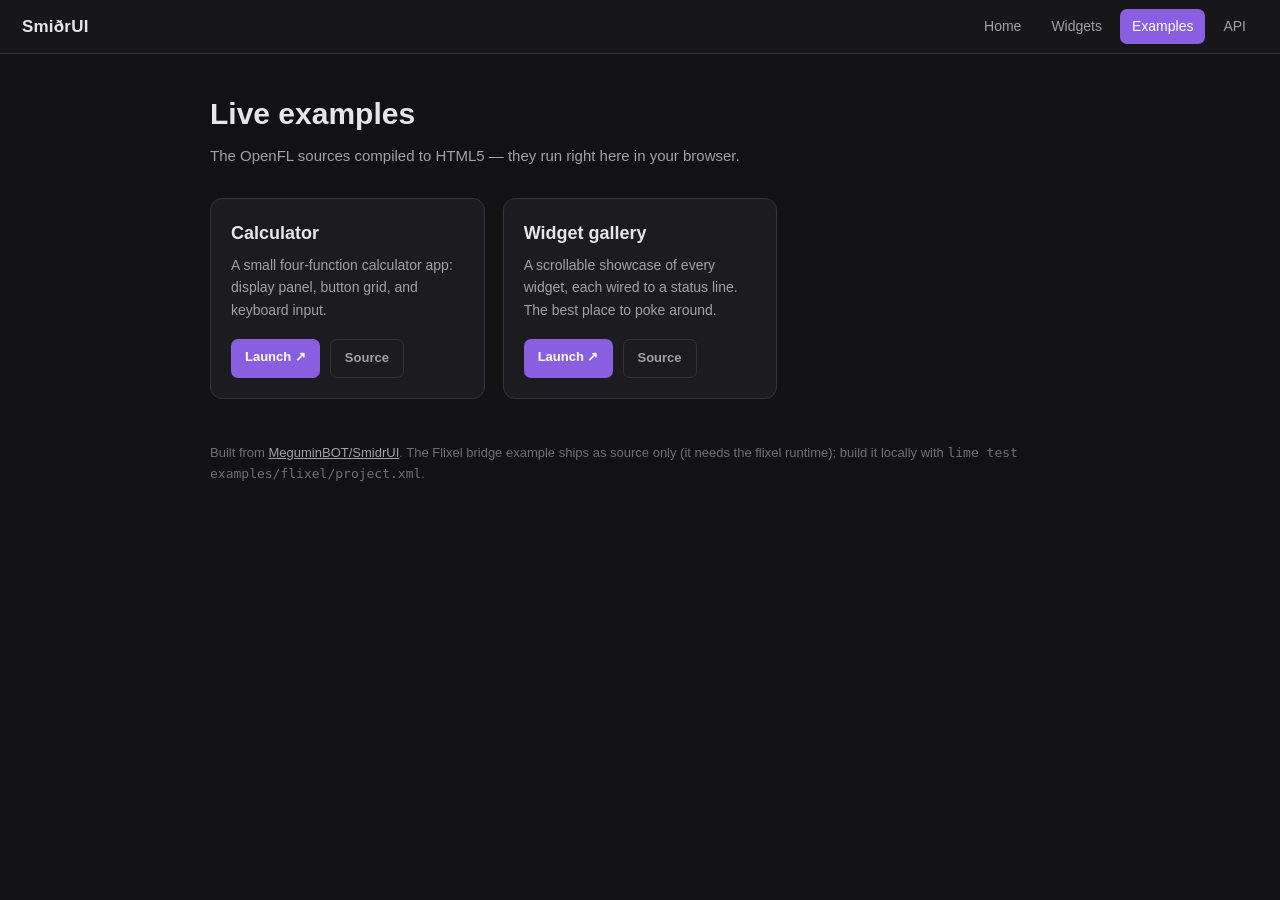
<file: doc/examples/index.html>
<!DOCTYPE html>
<html lang="en">
<head>
	<meta charset="utf-8">
	<meta name="viewport" content="width=device-width, initial-scale=1.0">
	<title>SmiðrUI · Examples</title>
	<style>
		:root{--bg:#121214;--panel:#1c1c20;--panel2:#232329;--border:#33333c;--text:#e6e6ea;--text2:#a0a0a8;--text3:#6e6e78;--accent:#8a5ee0;--accent2:#9a72ea}
		*{box-sizing:border-box}html,body{margin:0;padding:0}
		body{background:var(--bg);color:var(--text);font:15px/1.6 -apple-system,"Segoe UI",Roboto,Helvetica,Arial,sans-serif;-webkit-font-smoothing:antialiased}
		.nav{position:sticky;top:0;z-index:50;display:flex;align-items:center;justify-content:space-between;gap:16px;padding:0 22px;height:54px;background:#17171a;border-bottom:1px solid var(--border)}
		.nav .brand{color:var(--text);font-weight:700;font-size:17px;text-decoration:none;letter-spacing:.2px}
		.nav .links{display:flex;gap:6px;flex-wrap:wrap}
		.nav .links a{color:var(--text2);text-decoration:none;font-size:14px;padding:6px 12px;border-radius:7px}
		.nav .links a:hover{color:var(--text);background:var(--panel2)}
		.nav .links a.active{color:#fff;background:var(--accent)}
		.wrap{max-width:900px;margin:0 auto;padding:36px 20px 80px}
		h1{font-size:30px;margin:0 0 6px}
		.lead{color:var(--text2);margin:0 0 30px}
		.grid{display:grid;grid-template-columns:repeat(auto-fill,minmax(250px,1fr));gap:18px}
		.card{background:var(--panel);border:1px solid var(--border);border-radius:12px;padding:20px;display:flex;flex-direction:column}
		.card h2{font-size:18px;margin:0 0 6px}
		.card p{color:var(--text2);margin:0 0 18px;font-size:14px;flex:1}
		.actions{display:flex;gap:10px}
		.btn{text-decoration:none;font-size:13px;font-weight:600;padding:8px 14px;border-radius:7px}
		.btn-primary{background:var(--accent);color:#fff}
		.btn-primary:hover{background:var(--accent2)}
		.btn-ghost{background:transparent;color:var(--text2);border:1px solid var(--border)}
		.btn-ghost:hover{color:var(--text);border-color:var(--text3)}
		footer{margin-top:44px;color:var(--text3);font-size:13px}
		footer a{color:var(--text2)}
	</style>
</head>
<body>
	<nav class="nav">
		<a class="brand" href="/SmidrUI/">SmiðrUI</a>
		<div class="links">
			<a href="/SmidrUI/">Home</a>
			<a href="/SmidrUI/widgets.html">Widgets</a>
			<a class="active" href="/SmidrUI/examples/">Examples</a>
			<a href="/SmidrUI/api/">API</a>
		</div>
	</nav>

	<div class="wrap">
		<h1>Live examples</h1>
		<p class="lead">The OpenFL sources compiled to HTML5 &mdash; they run right here in your browser.</p>

		<div class="grid">
			<div class="card">
				<h2>Calculator</h2>
				<p>A small four-function calculator app: display panel, button grid, and keyboard input.</p>
				<div class="actions">
					<a class="btn btn-primary" href="./calculator/">Launch &#8599;</a>
					<a class="btn btn-ghost" href="https://github.com/MeguminBOT/SmidrUI/blob/master/examples/calculator/Calculator.hx">Source</a>
				</div>
			</div>

			<div class="card">
				<h2>Widget gallery</h2>
				<p>A scrollable showcase of every widget, each wired to a status line. The best place to poke around.</p>
				<div class="actions">
					<a class="btn btn-primary" href="./gallery/">Launch &#8599;</a>
					<a class="btn btn-ghost" href="https://github.com/MeguminBOT/SmidrUI/blob/master/examples/gallery/Gallery.hx">Source</a>
				</div>
			</div>
		</div>

		<footer>
			Built from <a href="https://github.com/MeguminBOT/SmidrUI">MeguminBOT/SmidrUI</a>.
			The Flixel bridge example ships as source only (it needs the flixel runtime); build it locally with
			<code>lime test examples/flixel/project.xml</code>.
		</footer>
	</div>
</body>
</html>
</file>
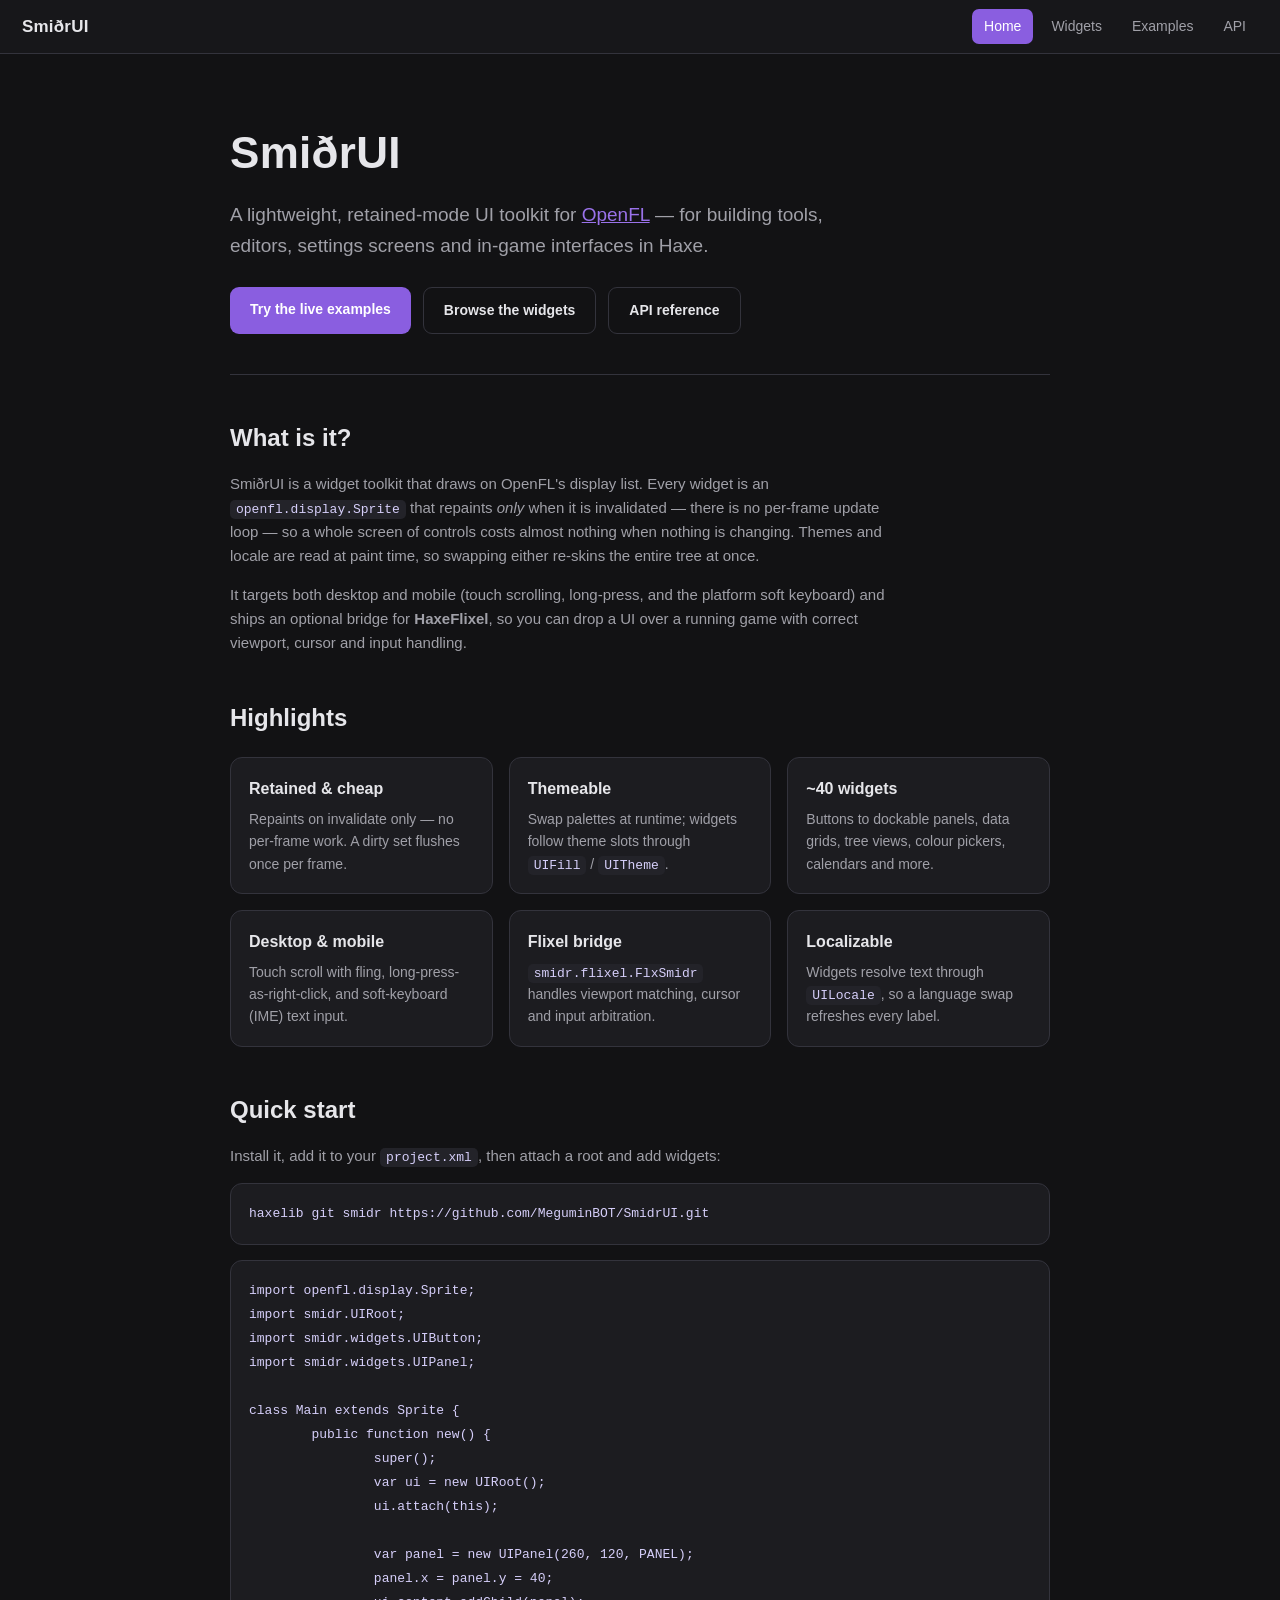
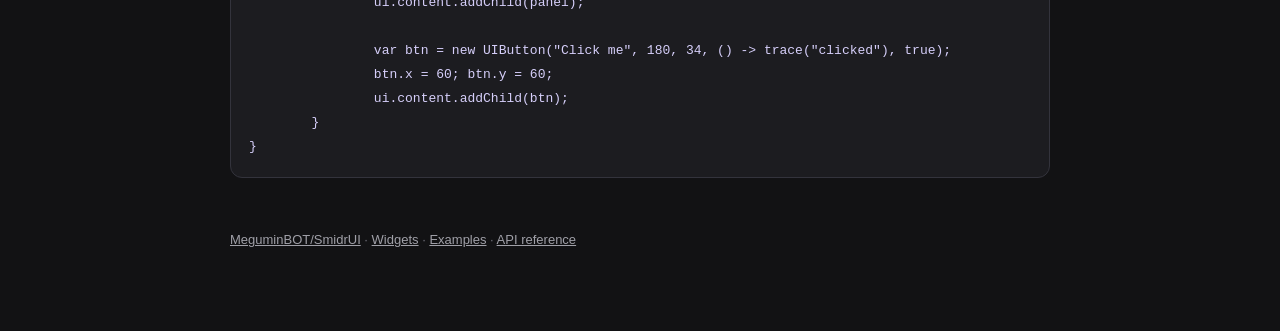
<file: doc/pages/index.html>
<!DOCTYPE html>
<html lang="en">
<head>
	<meta charset="utf-8">
	<meta name="viewport" content="width=device-width, initial-scale=1.0">
	<title>SmiðrUI · A UI toolkit for OpenFL</title>
	<style>
		:root{--bg:#121214;--panel:#1c1c20;--panel2:#232329;--border:#33333c;--text:#e6e6ea;--text2:#a0a0a8;--text3:#6e6e78;--accent:#8a5ee0;--accent2:#9a72ea}
		*{box-sizing:border-box}html,body{margin:0;padding:0}
		body{background:var(--bg);color:var(--text);font:15px/1.6 -apple-system,"Segoe UI",Roboto,Helvetica,Arial,sans-serif;-webkit-font-smoothing:antialiased}
		.nav{position:sticky;top:0;z-index:50;display:flex;align-items:center;justify-content:space-between;gap:16px;padding:0 22px;height:54px;background:#17171a;border-bottom:1px solid var(--border)}
		.nav .brand{color:var(--text);font-weight:700;font-size:17px;text-decoration:none;letter-spacing:.2px}
		.nav .links{display:flex;gap:6px;flex-wrap:wrap}
		.nav .links a{color:var(--text2);text-decoration:none;font-size:14px;padding:6px 12px;border-radius:7px}
		.nav .links a:hover{color:var(--text);background:var(--panel2)}
		.nav .links a.active{color:#fff;background:var(--accent)}
		.wrap{max-width:860px;margin:0 auto;padding:0 20px 80px}
		.hero{padding:64px 0 40px;border-bottom:1px solid var(--border)}
		.hero h1{font-size:44px;margin:0 0 12px;letter-spacing:.3px}
		.hero p{font-size:19px;color:var(--text2);margin:0 0 26px;max-width:640px}
		.cta{display:flex;gap:12px;flex-wrap:wrap}
		.btn{text-decoration:none;font-weight:600;font-size:14px;padding:11px 20px;border-radius:9px}
		.btn-primary{background:var(--accent);color:#fff}
		.btn-primary:hover{background:var(--accent2)}
		.btn-ghost{background:transparent;color:var(--text);border:1px solid var(--border)}
		.btn-ghost:hover{border-color:var(--text3)}
		h2{font-size:24px;margin:44px 0 14px}
		p.body{color:var(--text2);max-width:680px}
		.features{display:grid;grid-template-columns:repeat(auto-fill,minmax(240px,1fr));gap:16px;margin-top:20px}
		.feature{background:var(--panel);border:1px solid var(--border);border-radius:12px;padding:18px}
		.feature h3{margin:0 0 6px;font-size:16px}
		.feature p{margin:0;color:var(--text2);font-size:14px}
		pre{background:var(--panel);border:1px solid var(--border);border-radius:12px;padding:18px;overflow-x:auto}
		pre code{background:none;padding:0;color:#d6cffa;font:13px/1.6 "SF Mono",Consolas,monospace}
		code{background:var(--panel2);padding:2px 6px;border-radius:5px;font:13px/1.4 "SF Mono",Consolas,monospace;color:#d6cffa}
		footer{margin-top:52px;color:var(--text3);font-size:13px}
		footer a{color:var(--text2)}
	</style>
</head>
<body>
	<nav class="nav">
		<a class="brand" href="/SmidrUI/">SmiðrUI</a>
		<div class="links">
			<a class="active" href="/SmidrUI/">Home</a>
			<a href="/SmidrUI/widgets.html">Widgets</a>
			<a href="/SmidrUI/examples/">Examples</a>
			<a href="/SmidrUI/api/">API</a>
		</div>
	</nav>

	<div class="wrap">
		<div class="hero">
			<h1>SmiðrUI</h1>
			<p>A lightweight, retained-mode UI toolkit for <a href="https://www.openfl.org/" style="color:var(--accent2)">OpenFL</a> — for building tools, editors, settings screens and in-game interfaces in Haxe.</p>
			<div class="cta">
				<a class="btn btn-primary" href="/SmidrUI/examples/">Try the live examples</a>
				<a class="btn btn-ghost" href="/SmidrUI/widgets.html">Browse the widgets</a>
				<a class="btn btn-ghost" href="/SmidrUI/api/">API reference</a>
			</div>
		</div>

		<h2>What is it?</h2>
		<p class="body">
			SmiðrUI is a widget toolkit that draws on OpenFL's display list. Every widget is an
			<code>openfl.display.Sprite</code> that repaints <em>only</em> when it is invalidated — there is no
			per-frame update loop — so a whole screen of controls costs almost nothing when nothing is changing.
			Themes and locale are read at paint time, so swapping either re-skins the entire tree at once.
		</p>
		<p class="body">
			It targets both desktop and mobile (touch scrolling, long-press, and the platform soft keyboard) and
			ships an optional bridge for <b>HaxeFlixel</b>, so you can drop a UI over a running game with correct
			viewport, cursor and input handling.
		</p>

		<h2>Highlights</h2>
		<div class="features">
			<div class="feature"><h3>Retained &amp; cheap</h3><p>Repaints on invalidate only — no per-frame work. A dirty set flushes once per frame.</p></div>
			<div class="feature"><h3>Themeable</h3><p>Swap palettes at runtime; widgets follow theme slots through <code>UIFill</code> / <code>UITheme</code>.</p></div>
			<div class="feature"><h3>~40 widgets</h3><p>Buttons to dockable panels, data grids, tree views, colour pickers, calendars and more.</p></div>
			<div class="feature"><h3>Desktop &amp; mobile</h3><p>Touch scroll with fling, long-press-as-right-click, and soft-keyboard (IME) text input.</p></div>
			<div class="feature"><h3>Flixel bridge</h3><p><code>smidr.flixel.FlxSmidr</code> handles viewport matching, cursor and input arbitration.</p></div>
			<div class="feature"><h3>Localizable</h3><p>Widgets resolve text through <code>UILocale</code>, so a language swap refreshes every label.</p></div>
		</div>

		<h2>Quick start</h2>
		<p class="body">Install it, add it to your <code>project.xml</code>, then attach a root and add widgets:</p>
		<pre><code>haxelib git smidr https://github.com/MeguminBOT/SmidrUI.git</code></pre>
		<pre><code>import openfl.display.Sprite;
import smidr.UIRoot;
import smidr.widgets.UIButton;
import smidr.widgets.UIPanel;

class Main extends Sprite {
	public function new() {
		super();
		var ui = new UIRoot();
		ui.attach(this);

		var panel = new UIPanel(260, 120, PANEL);
		panel.x = panel.y = 40;
		ui.content.addChild(panel);

		var btn = new UIButton("Click me", 180, 34, () -> trace("clicked"), true);
		btn.x = 60; btn.y = 60;
		ui.content.addChild(btn);
	}
}</code></pre>

		<footer>
			<a href="https://github.com/MeguminBOT/SmidrUI">MeguminBOT/SmidrUI</a> ·
			<a href="/SmidrUI/widgets.html">Widgets</a> ·
			<a href="/SmidrUI/examples/">Examples</a> ·
			<a href="/SmidrUI/api/">API reference</a>
		</footer>
	</div>
</body>
</html>
</file>
